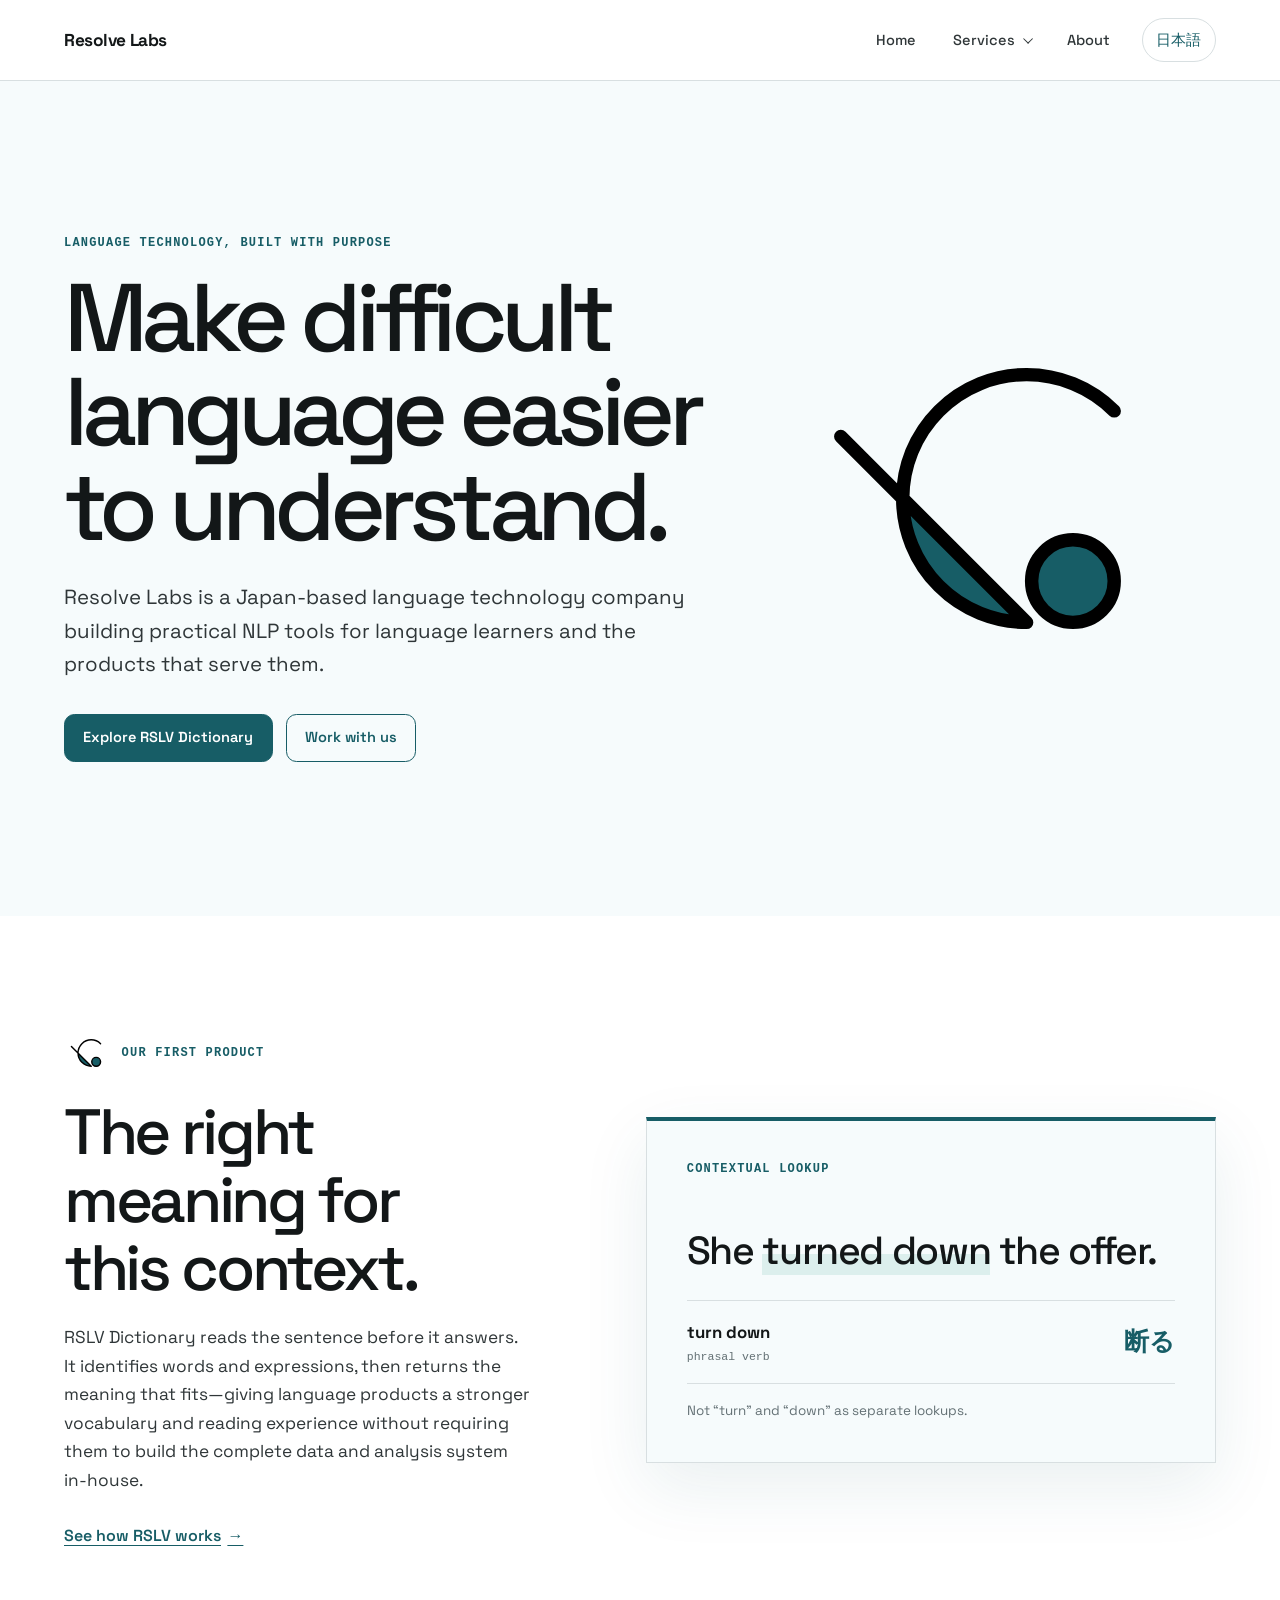
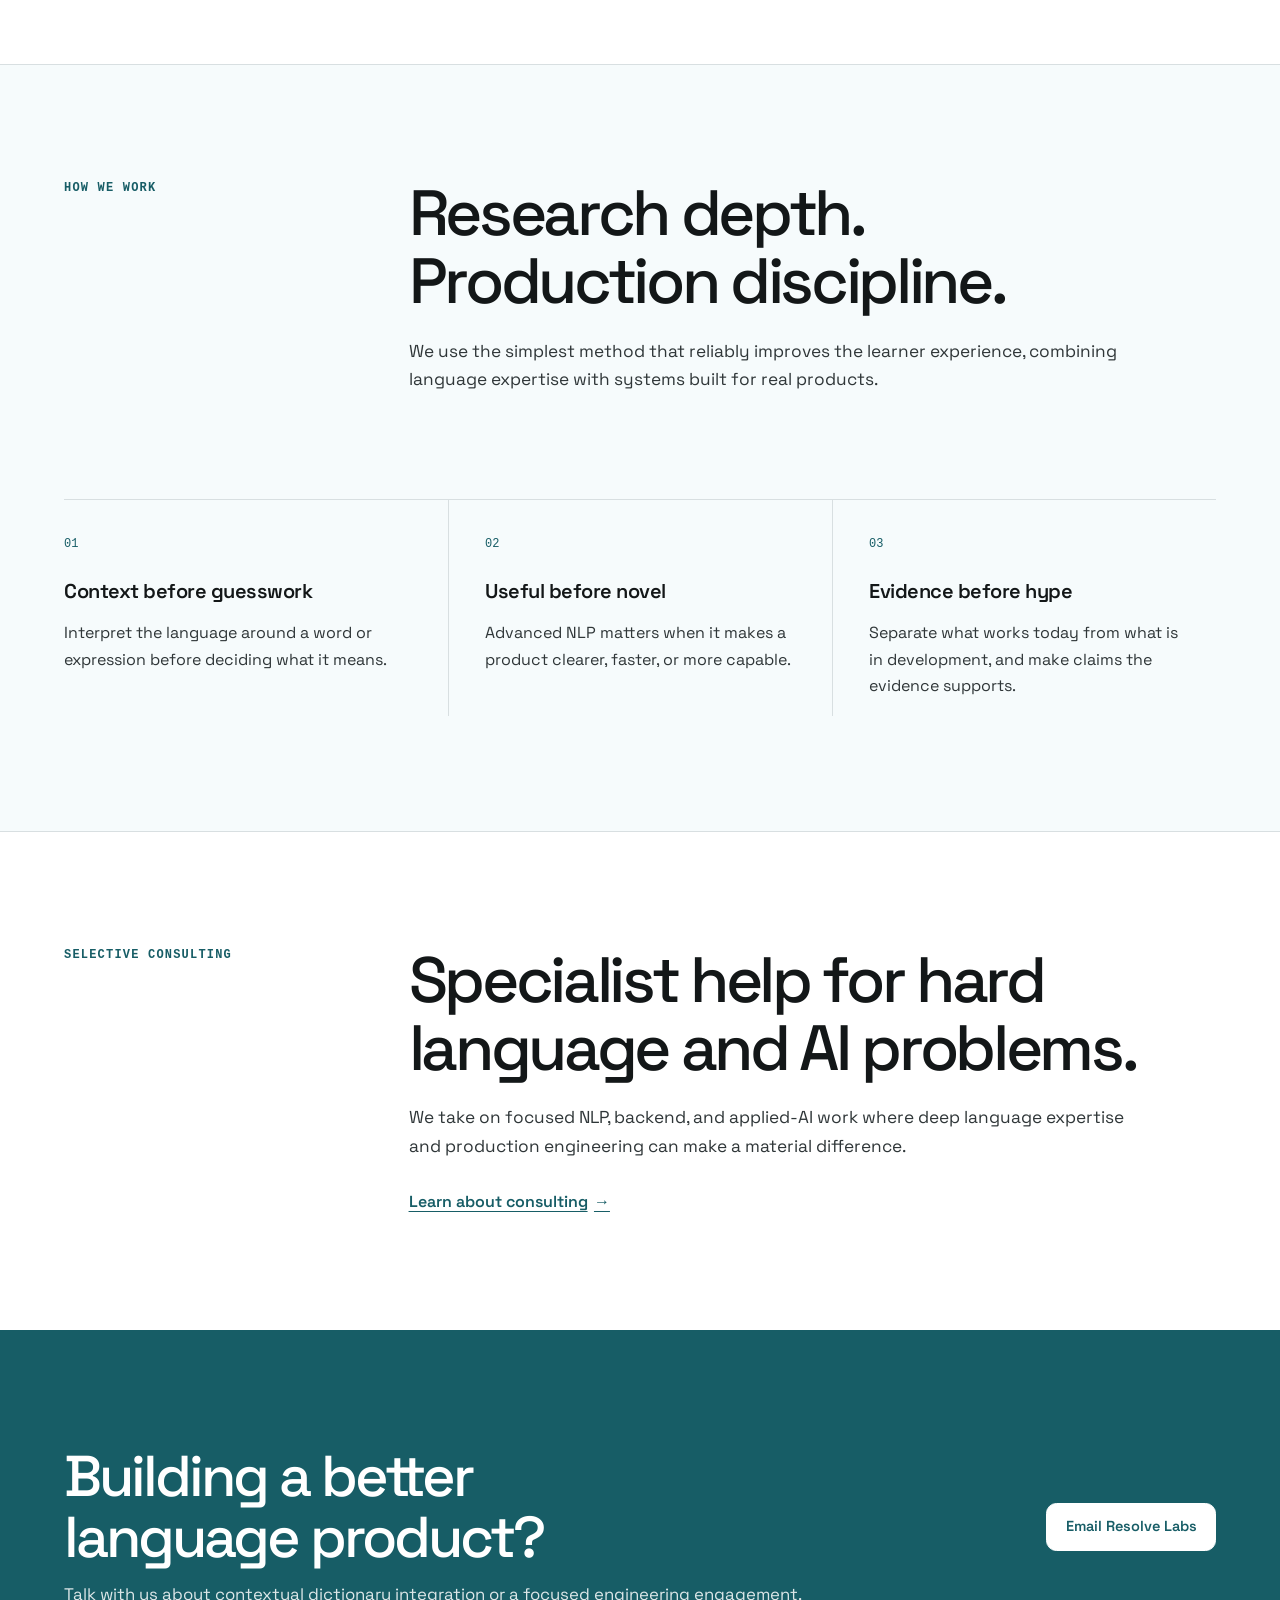
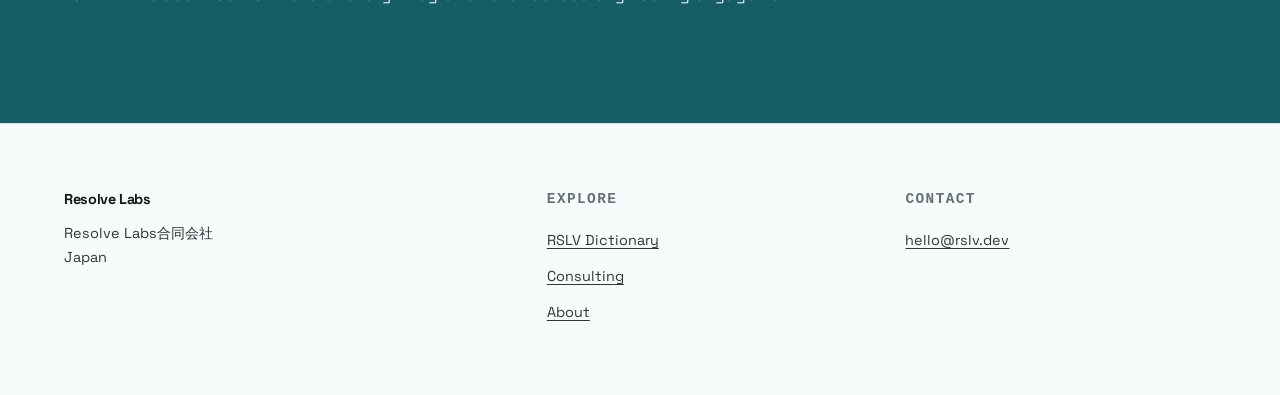
<file: design-snapshots/initial/index.html>
<!doctype html>
<html lang="en">
<head>
  <meta charset="utf-8">
  <meta name="viewport" content="width=device-width, initial-scale=1">
  <title>Resolve Labs — initial design snapshot</title>
  <link rel="stylesheet" href="site.css">
</head>
<body class="initial-snapshot">
  <header class="site-header">
    <div class="shell header-inner">
      <a class="company-name" href="#">Resolve Labs</a>
      <nav class="desktop-nav" aria-label="Main navigation">
        <a href="#">Home</a>
        <details class="services-menu">
          <summary>Services</summary>
          <div class="submenu">
            <a href="#"><span>RSLV Dictionary</span><small>Contextual AI dictionary</small></a>
            <a href="#"><span>Consulting</span><small>Language and AI engineering</small></a>
          </div>
        </details>
        <a href="#">About</a>
      </nav>
      <div class="header-actions">
        <a class="language-link" href="#">日本語</a>
      </div>
    </div>
  </header>

  <main>
    <section class="home-hero">
      <div class="shell hero-grid">
        <div>
          <p class="eyebrow">Language technology, built with purpose</p>
          <h1>Make difficult language easier to understand.</h1>
          <p class="hero-lead">Resolve Labs is a Japan-based language technology company building practical NLP tools for language learners and the products that serve them.</p>
          <div class="button-row">
            <a class="button button-primary" href="#product">Explore RSLV Dictionary</a>
            <a class="button button-secondary" href="#consulting">Work with us</a>
          </div>
        </div>
        <img class="hero-logo" src="assets/rslv-logo.svg" alt="">
      </div>
    </section>

    <section class="section product-section" id="product">
      <div class="shell product-grid">
        <div class="product-copy">
          <div class="product-identity">
            <img src="assets/rslv-logo.svg" alt="">
            <p class="eyebrow">Our first product</p>
          </div>
          <h2>The right meaning for this context.</h2>
          <p>RSLV Dictionary reads the sentence before it answers. It identifies words and expressions, then returns the meaning that fits—giving language products a stronger vocabulary and reading experience without requiring them to build the complete data and analysis system in-house.</p>
          <a class="text-link" href="#">See how RSLV works <span aria-hidden="true">→</span></a>
        </div>
        <div class="language-example">
          <p class="technical-label">Contextual lookup</p>
          <p class="example-sentence">She <mark>turned down</mark> the offer.</p>
          <div class="example-result">
            <div><strong>turn down</strong><span>phrasal verb</span></div>
            <p lang="ja">断る</p>
          </div>
          <p class="example-note">Not “turn” and “down” as separate lookups.</p>
        </div>
      </div>
    </section>

    <section class="section approach-section">
      <div class="shell">
        <div class="section-heading">
          <p class="eyebrow">How we work</p>
          <div>
            <h2>Research depth. Production discipline.</h2>
            <p>We use the simplest method that reliably improves the learner experience, combining language expertise with systems built for real products.</p>
          </div>
        </div>
        <div class="principle-grid">
          <article>
            <span>01</span>
            <h3>Context before guesswork</h3>
            <p>Interpret the language around a word or expression before deciding what it means.</p>
          </article>
          <article>
            <span>02</span>
            <h3>Useful before novel</h3>
            <p>Advanced NLP matters when it makes a product clearer, faster, or more capable.</p>
          </article>
          <article>
            <span>03</span>
            <h3>Evidence before hype</h3>
            <p>Separate what works today from what is in development, and make claims the evidence supports.</p>
          </article>
        </div>
      </div>
    </section>

    <section class="section consulting-band" id="consulting">
      <div class="shell band-grid">
        <p class="eyebrow">Selective consulting</p>
        <div>
          <h2>Specialist help for hard language and AI problems.</h2>
          <p>We take on focused NLP, backend, and applied-AI work where deep language expertise and production engineering can make a material difference.</p>
          <a class="text-link" href="#">Learn about consulting <span aria-hidden="true">→</span></a>
        </div>
      </div>
    </section>

    <section class="section cta-section">
      <div class="shell cta-inner">
        <div>
          <h2>Building a better language product?</h2>
          <p>Talk with us about contextual dictionary integration or a focused engineering engagement.</p>
        </div>
        <a class="button button-light" href="#">Email Resolve Labs</a>
      </div>
    </section>
  </main>

  <footer class="site-footer">
    <div class="shell footer-grid">
      <div>
        <p class="footer-brand">Resolve Labs</p>
        <p>Resolve Labs合同会社<br>Japan</p>
      </div>
      <div>
        <p class="footer-heading">Explore</p>
        <a href="#">RSLV Dictionary</a>
        <a href="#">Consulting</a>
        <a href="#">About</a>
      </div>
      <div>
        <p class="footer-heading">Contact</p>
        <a href="#">hello@rslv.dev</a>
      </div>
    </div>
  </footer>
</body>
</html>
</file>
<file: design-snapshots/initial/site.css>
@font-face {
  font-family: "Space Grotesk";
  src:
    local("Space Grotesk"),
    url("../fonts/space-grotesk-latin.woff2") format("woff2-variations");
  font-style: normal;
  font-weight: 400 700;
  font-display: swap;
}

:root {
  color-scheme: light;
  --teal: #175d66;
  --teal-dark: #0f454c;
  --ink: #131718;
  --soft-ink: #2f3638;
  --slate: #637074;
  --white: #fff;
  --mist: #f6fbfc;
  --border: #d8dfe1;
  --pale-teal: #dcefed;
  --measure: 72rem;
  --copy: 67ch;
  --radius: 0.65rem;
  --shadow: 0 1.5rem 4rem rgb(23 93 102 / 9%);
  --font-sans: "Space Grotesk", "Noto Sans JP", "Noto Sans",
    "Hiragino Kaku Gothic ProN", "Yu Gothic", "Meiryo", "Segoe UI", sans-serif;
  --font-mono: "IBM Plex Mono", "SFMono-Regular", Consolas, monospace;
}

*,
*::before,
*::after {
  box-sizing: border-box;
}

html {
  scroll-behavior: smooth;
}

body {
  margin: 0;
  color: var(--ink);
  background: var(--white);
  font-family: var(--font-sans);
  font-size: 1rem;
  line-height: 1.65;
  text-rendering: optimizeLegibility;
  -webkit-font-smoothing: antialiased;
}

img,
svg {
  display: block;
  max-width: 100%;
}

a {
  color: var(--teal);
  text-decoration-thickness: 0.08em;
  text-underline-offset: 0.22em;
}

a:hover {
  text-decoration-thickness: 0.14em;
}

button,
summary,
a {
  -webkit-tap-highlight-color: transparent;
}

a:focus-visible,
summary:focus-visible {
  outline: 0.2rem solid var(--teal);
  outline-offset: 0.22rem;
  border-radius: 0.15rem;
}

main:focus {
  outline: none;
}

h1,
h2,
h3,
p {
  margin-top: 0;
}

h1,
h2,
h3 {
  text-wrap: balance;
}

.shell {
  width: min(calc(100% - 2.5rem), var(--measure));
  margin-inline: auto;
}

.skip-link {
  position: fixed;
  z-index: 100;
  top: 0.8rem;
  left: 0.8rem;
  padding: 0.65rem 1rem;
  color: var(--white);
  background: var(--teal);
  border-radius: var(--radius);
  transform: translateY(-180%);
}

.skip-link:focus {
  transform: translateY(0);
}

.eyebrow,
.technical-label {
  color: var(--teal);
  font-family: var(--font-mono);
  font-size: 0.75rem;
  font-weight: 700;
  letter-spacing: 0.1em;
  line-height: 1.4;
  text-transform: uppercase;
}

.section {
  padding-block: clamp(4.75rem, 9vw, 8rem);
}

.site-header {
  position: relative;
  z-index: 20;
  background: rgb(255 255 255 / 96%);
  border-bottom: 1px solid var(--border);
}

.header-inner {
  min-height: 5rem;
  display: flex;
  align-items: center;
  justify-content: space-between;
  gap: 2rem;
}

.company-name {
  color: var(--ink);
  font-size: 1.08rem;
  font-weight: 700;
  letter-spacing: -0.025em;
  text-decoration: none;
  white-space: nowrap;
}

.desktop-nav {
  display: flex;
  align-items: center;
  gap: clamp(1.15rem, 3vw, 2.35rem);
  margin-left: auto;
}

.desktop-nav > a,
.services-menu > summary,
.language-link {
  min-height: 2.75rem;
  display: inline-flex;
  align-items: center;
  color: var(--soft-ink);
  font-size: 0.91rem;
  font-weight: 500;
  text-decoration: none;
}

.desktop-nav > a:hover,
.services-menu > summary:hover,
.language-link:hover {
  color: var(--teal);
}

.services-menu {
  position: relative;
}

.services-menu > summary {
  gap: 0.45rem;
  cursor: pointer;
  list-style: none;
}

.services-menu > summary::-webkit-details-marker,
.mobile-menu > summary::-webkit-details-marker {
  display: none;
}

.services-menu > summary::after {
  width: 0.42rem;
  height: 0.42rem;
  border-right: 1.5px solid currentColor;
  border-bottom: 1.5px solid currentColor;
  content: "";
  transform: rotate(45deg) translateY(-0.15rem);
  transition: transform 150ms ease;
}

.services-menu[open] > summary::after {
  transform: rotate(225deg) translate(-0.05rem, -0.05rem);
}

.services-menu > .submenu {
  position: absolute;
  top: calc(100% - 0.15rem);
  left: 50%;
  width: 19rem;
  display: none;
  padding: 0.55rem;
  background: var(--white);
  border: 1px solid var(--border);
  border-radius: var(--radius);
  box-shadow: var(--shadow);
  transform: translateX(-50%);
}

.services-menu[open] > .submenu,
.services-menu:hover > .submenu,
.services-menu:focus-within > .submenu {
  display: grid;
}

.submenu a {
  display: grid;
  gap: 0.08rem;
  padding: 0.8rem 0.9rem;
  color: var(--ink);
  border-radius: calc(var(--radius) - 0.15rem);
  text-decoration: none;
}

.submenu a:hover,
.submenu a:focus-visible {
  background: var(--mist);
}

.submenu span {
  font-size: 0.93rem;
  font-weight: 600;
}

.submenu small {
  color: var(--slate);
  font-size: 0.76rem;
}

.header-actions {
  display: flex;
  align-items: center;
  gap: 1rem;
}

.language-link {
  min-width: 4.4rem;
  justify-content: center;
  padding-inline: 0.85rem;
  color: var(--teal);
  border: 1px solid var(--border);
  border-radius: 999px;
}

.mobile-menu {
  display: none;
}

.home-hero {
  position: relative;
  overflow: hidden;
  padding-block: clamp(5.5rem, 12vw, 10rem);
  background: var(--mist);
}

.hero-grid {
  display: grid;
  grid-template-columns: minmax(0, 1.25fr) minmax(22rem, 0.75fr);
  align-items: center;
  gap: clamp(1.5rem, 4vw, 4rem);
}

.home-hero h1 {
  max-width: 12ch;
  margin-bottom: 1.7rem;
  font-size: clamp(3.25rem, 7.5vw, 6.8rem);
  font-weight: 500;
  letter-spacing: -0.068em;
  line-height: 0.98;
}

html[lang="ja"] .home-hero h1 {
  max-width: 10ch;
  letter-spacing: -0.055em;
  line-height: 1.12;
}

.home-hero .eyebrow {
  margin-bottom: 1.25rem;
}

.hero-lead {
  max-width: 40rem;
  margin-bottom: 2rem;
  color: var(--soft-ink);
  font-size: clamp(1.08rem, 2vw, 1.28rem);
}

.button-row {
  display: flex;
  flex-wrap: wrap;
  gap: 0.8rem;
}

.button {
  min-height: 3rem;
  display: inline-flex;
  align-items: center;
  justify-content: center;
  padding: 0.7rem 1.15rem;
  border: 1px solid var(--teal);
  border-radius: var(--radius);
  font-size: 0.91rem;
  font-weight: 600;
  line-height: 1.2;
  text-align: center;
  text-decoration: none;
  transition: color 150ms ease, background 150ms ease, transform 150ms ease;
}

.button:hover {
  text-decoration: none;
  transform: translateY(-1px);
}

.button-primary {
  color: var(--white);
  background: var(--teal);
}

.button-primary:hover {
  background: var(--teal-dark);
}

.button-secondary {
  color: var(--teal);
  background: transparent;
}

.button-secondary:hover {
  background: var(--pale-teal);
}

.hero-logo {
  width: min(32rem, 135%);
  margin-inline: auto;
  transform: translateX(-2rem);
}

.product-section {
  position: relative;
  overflow: hidden;
  background-color: var(--white);
  background-image:
    linear-gradient(rgb(23 93 102 / 3.5%) 1px, transparent 1px),
    linear-gradient(90deg, rgb(23 93 102 / 3%) 1px, transparent 1px);
  background-size: 100% 2rem, 2rem 100%;
  border-bottom: 1px solid var(--border);
}

.product-grid {
  display: grid;
  grid-template-columns: minmax(18rem, 0.68fr) minmax(28rem, 1.32fr);
  align-items: center;
  gap: clamp(3rem, 7vw, 6rem);
}

.home-section-marker {
  position: absolute;
  z-index: 2;
  top: 1.75rem;
  left: max(1.25rem, calc((100vw - var(--measure)) / 2));
  display: flex;
  align-items: center;
  gap: 0.65rem;
  color: var(--teal);
  font-family: var(--font-mono);
  line-height: 1;
}

.home-section-marker span {
  font-size: 1.05rem;
  font-weight: 700;
}

.home-section-marker small {
  font-size: 0.61rem;
  font-weight: 700;
  letter-spacing: 0.11em;
  text-transform: uppercase;
}

.home-section-marker::after {
  width: 3.5rem;
  height: 1px;
  display: block;
  background: var(--teal);
  content: "";
  opacity: 0.55;
}

.content-noted {
  position: relative;
}

.content-noted::before {
  position: absolute;
  top: -1.4rem;
  left: 0;
  color: var(--slate);
  font-family: var(--font-mono);
  font-size: 0.58rem;
  font-weight: 700;
  letter-spacing: 0.1em;
  text-transform: uppercase;
  content: "[ " attr(data-note) " ]";
}

.product-copy h2,
.section-heading h2,
.band-grid h2,
.cta-inner h2 {
  margin-bottom: 1.3rem;
  font-size: clamp(2.25rem, 5vw, 4.25rem);
  font-weight: 500;
  letter-spacing: -0.052em;
  line-height: 1.06;
}

html[lang="ja"] .product-copy h2,
html[lang="ja"] .section-heading h2,
html[lang="ja"] .band-grid h2,
html[lang="ja"] .cta-inner h2 {
  letter-spacing: -0.035em;
  line-height: 1.2;
}

.product-copy > p,
.section-heading > div > p,
.band-grid > div > p {
  max-width: var(--copy);
  color: var(--soft-ink);
  font-size: 1.08rem;
}

.text-link {
  display: inline-flex;
  gap: 0.4rem;
  align-items: center;
  margin-top: 0.7rem;
  font-weight: 600;
}

.text-link span {
  transition: transform 150ms ease;
}

.text-link:hover span {
  transform: translateX(0.2rem);
}

.language-example {
  position: relative;
  padding: clamp(1.5rem, 4vw, 2.5rem);
  background: var(--mist);
  border: 1px solid var(--border);
  border-top: 0.25rem solid var(--teal);
  box-shadow: var(--shadow);
}

.language-example .technical-label {
  margin-bottom: clamp(1.8rem, 4vw, 3rem);
}

.product-section .language-example {
  padding: clamp(2rem, 4vw, 3rem);
  border: 0;
  border-left: 0.3rem solid var(--teal);
  box-shadow: 0.9rem 0.9rem 0 var(--pale-teal);
}

.product-section .language-example .technical-label {
  margin-bottom: 2rem;
}

.example-annotation {
  position: absolute;
  display: flex;
  align-items: center;
  gap: 0.6rem;
  color: var(--teal);
  font-family: var(--font-mono);
  font-size: 0.62rem;
  font-weight: 700;
  letter-spacing: 0.08em;
  text-transform: uppercase;
}

.example-annotation i {
  width: 4rem;
  height: 1px;
  display: block;
  background: var(--teal);
}

.annotation-output {
  right: 2rem;
  bottom: 2rem;
}

.example-sentence {
  margin-bottom: 1.6rem;
  color: var(--ink);
  font-size: clamp(1.55rem, 4vw, 2.45rem);
  font-weight: 500;
  letter-spacing: -0.035em;
  line-height: 1.25;
}

mark {
  color: inherit;
  background: linear-gradient(transparent 58%, var(--pale-teal) 58%);
}

.example-result {
  display: flex;
  align-items: center;
  justify-content: space-between;
  gap: 2rem;
  padding-block: 1.1rem;
  border-top: 1px solid var(--border);
  border-bottom: 1px solid var(--border);
}

.example-result div {
  display: grid;
}

.example-result strong {
  font-size: 1.05rem;
}

.example-result span {
  color: var(--slate);
  font-family: var(--font-mono);
  font-size: 0.72rem;
}

.example-result p {
  margin: 0;
  color: var(--teal);
  font-size: 1.55rem;
  font-weight: 600;
}

.expression-bracket {
  width: 9.8rem;
  height: 0.75rem;
  margin: -1.25rem 0 1.5rem 1.2rem;
  border-right: 1px solid var(--teal);
  border-bottom: 1px solid var(--teal);
  border-left: 1px solid var(--teal);
}

.discarded-senses {
  display: flex;
  flex-wrap: wrap;
  gap: 0.45rem 1.2rem;
  padding: 0.75rem 0;
  color: var(--slate);
  border-bottom: 1px solid var(--border);
  font-size: 0.8rem;
  text-decoration: line-through;
  opacity: 0.58;
}

.example-note {
  margin: 1rem 0 0;
  color: var(--slate);
  font-size: 0.84rem;
}

.product-section .example-note {
  padding-right: 8rem;
}

.approach-section {
  position: relative;
  background: var(--mist);
}

.section-heading,
.band-grid {
  display: grid;
  grid-template-columns: minmax(11rem, 0.48fr) minmax(0, 1.52fr);
  gap: clamp(2rem, 7vw, 7rem);
  margin-bottom: clamp(3rem, 7vw, 5.5rem);
}

.principle-grid {
  display: grid;
  grid-template-columns: repeat(3, 1fr);
  border-top: 1px solid var(--border);
}

.principle-grid article {
  padding: 1.8rem clamp(1rem, 3vw, 2.25rem) 0;
  border-left: 1px solid var(--border);
}

.principle-grid article:first-child {
  padding-left: 0;
  border-left: 0;
}

.principle-grid span {
  color: var(--teal);
  font-family: var(--font-mono);
  font-size: 0.75rem;
}

.principle-grid h3 {
  margin: 1.25rem 0 0.75rem;
  font-size: 1.25rem;
  font-weight: 600;
  letter-spacing: -0.025em;
}

.principle-grid p {
  color: var(--soft-ink);
}

.consulting-band {
  position: relative;
  background-image:
    linear-gradient(rgb(23 93 102 / 2.5%) 1px, transparent 1px),
    linear-gradient(90deg, rgb(23 93 102 / 2%) 1px, transparent 1px);
  background-size: 100% 2rem, 2rem 100%;
  border-top: 1px solid var(--border);
}

.band-grid {
  margin-bottom: 0;
}

.cta-section {
  color: var(--white);
  background: var(--teal);
}

.cta-inner {
  display: flex;
  align-items: center;
  justify-content: space-between;
  gap: 3rem;
}

.cta-inner h2 {
  max-width: 18ch;
  margin-bottom: 0.8rem;
  font-size: clamp(2rem, 4.5vw, 3.6rem);
}

.cta-inner p {
  max-width: 48rem;
  margin-bottom: 0;
  color: rgb(255 255 255 / 85%);
  font-size: 1.05rem;
}

.button-light {
  flex: 0 0 auto;
  color: var(--teal);
  background: var(--white);
  border-color: var(--white);
}

.button-light:hover {
  color: var(--ink);
  background: var(--pale-teal);
}

.page-hero {
  padding-block: clamp(4.5rem, 10vw, 8rem);
  background: var(--mist);
  border-bottom: 1px solid var(--border);
}

.page-hero-grid {
  display: grid;
  grid-template-columns: minmax(11rem, 0.48fr) minmax(0, 1.52fr);
  gap: clamp(2rem, 7vw, 7rem);
}

.page-hero h1 {
  max-width: 14ch;
  margin-bottom: 1.5rem;
  font-size: clamp(3rem, 7vw, 6rem);
  font-weight: 500;
  letter-spacing: -0.065em;
  line-height: 1;
}

html[lang="ja"] .page-hero h1 {
  letter-spacing: -0.045em;
  line-height: 1.15;
}

.page-lead {
  max-width: 45rem;
  margin: 0;
  color: var(--soft-ink);
  font-size: clamp(1.1rem, 2.2vw, 1.35rem);
}

.page-content {
  padding-block: clamp(4.5rem, 9vw, 8rem);
}

.page-content > * {
  max-width: var(--copy);
  margin-inline: auto;
}

.page-content > h2 {
  margin-top: clamp(4.5rem, 9vw, 7rem);
  margin-bottom: 1.35rem;
  color: var(--ink);
  font-size: clamp(2.1rem, 4.5vw, 3.45rem);
  font-weight: 500;
  letter-spacing: -0.045em;
  line-height: 1.1;
}

html[lang="ja"] .page-content > h2 {
  letter-spacing: -0.03em;
  line-height: 1.25;
}

.page-content > h2:first-child {
  margin-top: 0;
}

.page-content > h3 {
  margin-top: 2.5rem;
  margin-bottom: 0.65rem;
  font-size: 1.5rem;
  font-weight: 600;
}

.page-content > p,
.page-content > ol,
.page-content > ul {
  color: var(--soft-ink);
  font-size: 1.04rem;
}

.page-content > p + p {
  margin-top: 1.25rem;
}

.page-content > ul {
  max-width: 60rem;
  display: grid;
  grid-template-columns: repeat(2, 1fr);
  gap: 1px;
  padding: 1px;
  list-style: none;
  background: var(--border);
}

.page-content > ul li {
  padding: 1.25rem;
  background: var(--white);
}

.page-content > ul li::before {
  display: inline-block;
  margin-right: 0.55rem;
  color: var(--teal);
  content: "—";
}

.page-content > ol {
  padding-left: 1.35rem;
}

.page-content > ol li {
  padding-left: 0.35rem;
  margin-block: 1rem;
}

.page-content > .language-example {
  max-width: 54rem;
  margin-block: clamp(3rem, 6vw, 5rem);
}

.page-content a {
  font-weight: 600;
}

.site-footer {
  color: var(--soft-ink);
  background: var(--mist);
  border-top: 1px solid var(--border);
}

.footer-grid {
  display: grid;
  grid-template-columns: 1.4fr 1fr 1fr;
  gap: 3rem;
  padding-block: 4rem;
}

.footer-grid > div {
  display: flex;
  flex-direction: column;
  align-items: flex-start;
}

.footer-brand {
  margin-bottom: 0.6rem;
  color: var(--ink);
  font-size: 1.1rem;
  font-weight: 700;
  letter-spacing: -0.025em;
}

.footer-heading {
  margin-bottom: 0.7rem;
  color: var(--slate);
  font-family: var(--font-mono);
  font-size: 0.72rem;
  font-weight: 700;
  letter-spacing: 0.1em;
  text-transform: uppercase;
}

.footer-grid a {
  min-height: 2.25rem;
  display: inline-flex;
  align-items: center;
  color: var(--soft-ink);
  font-size: 0.9rem;
}

.footer-grid p {
  font-size: 0.9rem;
}

.footer-bottom {
  padding-block: 1.25rem;
  border-top: 1px solid var(--border);
}

.footer-bottom p {
  margin: 0;
  color: var(--slate);
  font-size: 0.78rem;
}

.error-page {
  padding-block: clamp(5rem, 12vw, 10rem);
}

.error-grid {
  display: grid;
  grid-template-columns: 1fr 1fr;
  gap: clamp(3rem, 8vw, 8rem);
}

.error-grid > div + div {
  padding-left: clamp(3rem, 8vw, 8rem);
  border-left: 1px solid var(--border);
}

.error-grid h1,
.error-grid h2 {
  margin-bottom: 1.2rem;
  font-size: clamp(2.4rem, 5vw, 4rem);
  font-weight: 500;
  letter-spacing: -0.05em;
  line-height: 1.1;
}

.error-grid p:not(.eyebrow) {
  margin-bottom: 2rem;
  color: var(--soft-ink);
}

@media (max-width: 800px) {
  .desktop-nav {
    display: none;
  }

  .mobile-menu {
    position: relative;
    display: block;
  }

  .mobile-menu > summary {
    min-width: 3rem;
    min-height: 3rem;
    display: grid;
    place-items: center;
    color: var(--ink);
    cursor: pointer;
    list-style: none;
  }

  .mobile-menu > summary span {
    width: 1.35rem;
    height: 0.9rem;
    overflow: hidden;
    color: transparent;
    border-top: 2px solid var(--ink);
    border-bottom: 2px solid var(--ink);
  }

  .mobile-menu > summary span::after {
    width: 1.35rem;
    height: 2px;
    display: block;
    margin-top: 0.3rem;
    background: var(--ink);
    content: "";
  }

  .mobile-menu[open] > summary span {
    height: 1.35rem;
    border: 0;
  }

  .mobile-menu[open] > summary span::before,
  .mobile-menu[open] > summary span::after {
    position: absolute;
    top: 1.45rem;
    right: 0.82rem;
    width: 1.35rem;
    height: 2px;
    margin: 0;
    background: var(--ink);
    content: "";
    transform: rotate(45deg);
  }

  .mobile-menu[open] > summary span::after {
    transform: rotate(-45deg);
  }

  .mobile-menu nav {
    position: absolute;
    top: calc(100% + 0.75rem);
    right: 0;
    width: min(20rem, calc(100vw - 2rem));
    display: grid;
    padding: 0.6rem;
    background: var(--white);
    border: 1px solid var(--border);
    border-radius: var(--radius);
    box-shadow: var(--shadow);
  }

  .mobile-menu nav a {
    min-height: 2.8rem;
    display: flex;
    align-items: center;
    padding-inline: 0.8rem;
    color: var(--ink);
    text-decoration: none;
  }

  .mobile-menu nav a:hover {
    background: var(--mist);
  }

  .mobile-group-label {
    padding: 1rem 0.8rem 0.3rem;
    color: var(--slate);
    font-family: var(--font-mono);
    font-size: 0.7rem;
    font-weight: 700;
    letter-spacing: 0.09em;
    text-transform: uppercase;
  }

  .hero-grid,
  .product-grid,
  .page-hero-grid {
    grid-template-columns: 1fr;
  }

  .hero-logo {
    width: min(19rem, 76vw);
    margin: 0 auto;
    transform: none;
  }

  .product-grid {
    gap: 3rem;
  }

  .product-section {
    background-image:
      linear-gradient(rgb(23 93 102 / 3.5%) 1px, transparent 1px),
      linear-gradient(90deg, rgb(23 93 102 / 3%) 1px, transparent 1px);
    background-size: 100% 2rem, 2rem 100%;
  }

  .home-section-marker {
    top: 1.4rem;
  }

  .example-annotation {
    display: none;
  }

  .product-section .language-example .technical-label {
    margin-bottom: 1.8rem;
  }

  .product-section .example-note {
    padding-right: 0;
  }

  .section-heading,
  .band-grid {
    grid-template-columns: 1fr;
    gap: 1.5rem;
  }

  .principle-grid {
    grid-template-columns: 1fr;
  }

  .principle-grid article,
  .principle-grid article:first-child {
    padding: 1.7rem 0;
    border-left: 0;
    border-bottom: 1px solid var(--border);
  }

  .principle-grid article:last-child {
    border-bottom: 0;
  }

  .cta-inner {
    align-items: flex-start;
    flex-direction: column;
  }

  .page-hero {
    padding-block: 4rem;
  }

  .page-content > ul {
    grid-template-columns: 1fr;
  }

  .footer-grid {
    grid-template-columns: 1fr 1fr;
  }

  .footer-grid > div:first-child {
    grid-column: 1 / -1;
  }

  .error-grid {
    grid-template-columns: 1fr;
  }

  .error-grid > div + div {
    padding-top: 3rem;
    padding-left: 0;
    border-top: 1px solid var(--border);
    border-left: 0;
  }
}

@media (max-width: 480px) {
  .shell {
    width: min(calc(100% - 1.5rem), var(--measure));
  }

  .header-inner {
    min-height: 4.5rem;
    gap: 0.5rem;
  }

  .header-actions {
    gap: 0.25rem;
  }

  .language-link {
    min-width: 0;
    padding-inline: 0.7rem;
    font-size: 0.8rem;
  }

  .home-hero {
    padding-block: 4.5rem;
  }

  .home-hero h1 {
    font-size: clamp(2.8rem, 15vw, 4rem);
  }

  .button-row {
    align-items: stretch;
    flex-direction: column;
  }

  .button-row .button {
    width: 100%;
  }

  .language-example {
    padding: 1.25rem;
  }

  .product-section .language-example {
    padding: 1.5rem;
  }

  .example-result {
    align-items: flex-start;
    flex-direction: column;
    gap: 0.65rem;
  }

  .footer-grid {
    grid-template-columns: 1fr;
  }

  .footer-grid > div:first-child {
    grid-column: auto;
  }
}

@media (prefers-reduced-motion: reduce) {
  html {
    scroll-behavior: auto;
  }

  *,
  *::before,
  *::after {
    scroll-behavior: auto !important;
    transition-duration: 0.01ms !important;
  }
}

/* Frozen clean baseline, before the notebook/contextual redesign. */

.initial-snapshot .product-section {
  overflow: visible;
  background: var(--white);
}

.initial-snapshot .product-grid {
  grid-template-columns: minmax(0, 0.9fr) minmax(22rem, 1.1fr);
  gap: clamp(3rem, 9vw, 8rem);
}

.initial-snapshot .product-identity {
  display: flex;
  align-items: center;
  gap: 0.85rem;
  margin-bottom: 1.5rem;
}

.initial-snapshot .product-identity img {
  width: 2.75rem;
  height: 2.75rem;
}

.initial-snapshot .product-identity .eyebrow {
  margin: 0;
}

.initial-snapshot .product-section .language-example {
  padding: clamp(1.5rem, 4vw, 2.5rem);
  background: var(--mist);
  border: 1px solid var(--border);
  border-top: 0.25rem solid var(--teal);
  box-shadow: var(--shadow);
}

.initial-snapshot .product-section .language-example .technical-label {
  margin-bottom: clamp(1.8rem, 4vw, 3rem);
}

.initial-snapshot .product-section .example-note {
  padding-right: 0;
}

.initial-snapshot .consulting-band {
  background: var(--white);
}

@media (max-width: 800px) {
  .initial-snapshot .product-grid {
    grid-template-columns: 1fr;
  }
}

@media (max-width: 480px) {
  .initial-snapshot .product-section .language-example {
    padding: 1.25rem;
  }
}
</file>
